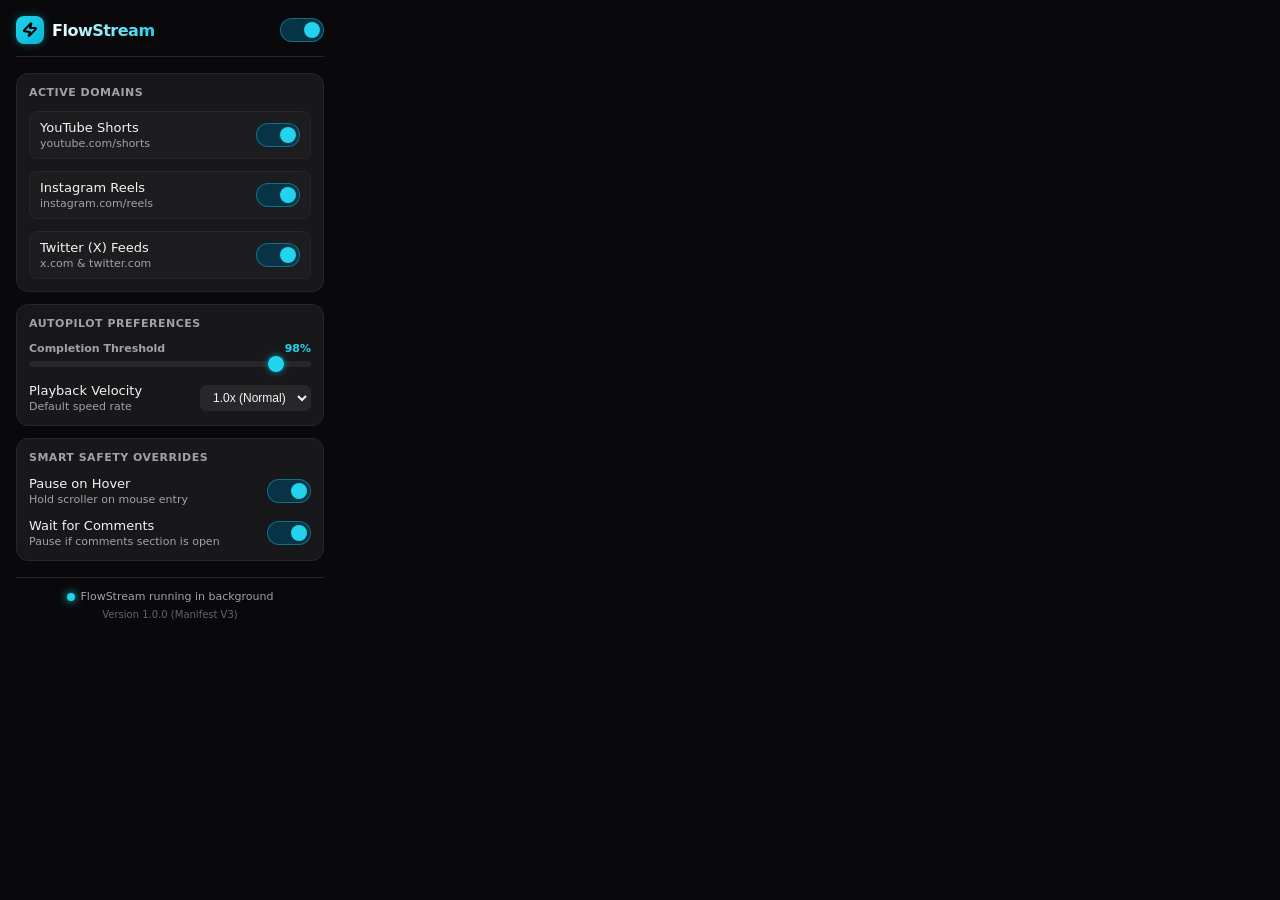
<file: extension/popup.html>
<!DOCTYPE html>
<html lang="en">
<head>
  <meta charset="UTF-8">
  <title>FlowStream Settings Dashboard</title>
  <style>
    /* Dark Theme Default Modern UI Styles */
    :root {
      --bg-dark: #09090b;
      --bg-panel: #18181b;
      --border-color: #27272a;
      --cyan-light: #22d3ee;
      --cyan-primary: #06b6d4;
      --cyan-dark: #083344;
      --text-main: #f4f4f5;
      --text-muted: #a1a1aa;
    }

    * {
      box-sizing: border-box;
      margin: 0;
      padding: 0;
    }

    body {
      width: 340px;
      padding: 16px;
      background-color: var(--bg-dark);
      color: var(--text-main);
      font-family: system-ui, -apple-system, BlinkMacSystemFont, "Segoe UI", Roboto, "Helvetica Neue", Arial, sans-serif;
      font-size: 13px;
    }

    header {
      display: flex;
      align-items: center;
      justify-content: space-between;
      border-bottom: 1px solid var(--border-color);
      padding-bottom: 12px;
      margin-bottom: 16px;
    }

    .brand {
      display: flex;
      align-items: center;
      gap: 8px;
    }

    .logo-container {
      width: 28px;
      height: 28px;
      border-radius: 8px;
      background: linear-gradient(135deg, var(--cyan-light), var(--cyan-primary));
      display: flex;
      align-items: center;
      justify-content: center;
      box-shadow: 0 0 10px rgba(6, 182, 212, 0.4);
    }

    .logo-text {
      font-family: inherit;
      font-weight: 700;
      font-size: 16px;
      letter-spacing: -0.5px;
      background: linear-gradient(to right, #ffffff, var(--cyan-light));
      -webkit-background-clip: text;
      -webkit-text-fill-color: transparent;
    }

    /* Master Switch toggle styling */
    .switch {
      position: relative;
      display: inline-block;
      width: 44px;
      height: 24px;
    }

    .switch input {
      opacity: 0;
      width: 0;
      height: 0;
    }

    .slider {
      position: absolute;
      cursor: pointer;
      top: 0;
      left: 0;
      right: 0;
      bottom: 0;
      background-color: #27272a;
      transition: .3s cubic-bezier(0.16, 1, 0.3, 1);
      border-radius: 24px;
      border: 1px solid var(--border-color);
    }

    .slider:before {
      position: absolute;
      content: "";
      height: 16px;
      width: 16px;
      left: 3px;
      bottom: 3px;
      background-color: #9ca3af;
      transition: .3s cubic-bezier(0.16, 1, 0.3, 1);
      border-radius: 50%;
    }

    input:checked + .slider {
      background-color: var(--cyan-dark);
      border-color: rgba(6, 182, 212, 0.5);
    }

    input:checked + .slider:before {
      transform: translateX(20px);
      background-color: var(--cyan-light);
    }

    /* Content Cards */
    .card {
      background-color: var(--bg-panel);
      border: 1px solid var(--border-color);
      border-radius: 12px;
      padding: 12px;
      margin-bottom: 12px;
      display: flex;
      flex-direction: column;
      gap: 12px;
    }

    .section-title {
      font-size: 11px;
      font-weight: 700;
      text-transform: uppercase;
      letter-spacing: 0.5px;
      color: var(--text-muted);
    }

    .row {
      display: flex;
      justify-content: space-between;
      align-items: center;
    }

    .row-meta {
      display: flex;
      flex-direction: column;
      gap: 2px;
    }

    .row-title {
      font-weight: 500;
    }

    .row-desc {
      font-size: 11px;
      color: var(--text-muted);
    }

    /* Target sites specific grids */
    .site-toggle {
      background: rgba(255, 255, 255, 0.02);
      border: 1px solid var(--border-color);
      border-radius: 8px;
      padding: 8px 10px;
      display: flex;
      justify-content: space-between;
      align-items: center;
    }

    /* Controls: Range sliders and Select dropdowns */
    .control-group {
      display: flex;
      flex-direction: column;
      gap: 6px;
    }

    .control-header {
      display: flex;
      justify-content: space-between;
      font-size: 11px;
      font-weight: 600;
      color: var(--text-muted);
    }

    .control-val {
      color: var(--cyan-light);
      font-weight: 700;
    }

    input[type="range"] {
      -webkit-appearance: none;
      width: 100%;
      height: 6px;
      background: #27272a;
      border-radius: 3px;
      outline: none;
    }

    input[type="range"]::-webkit-slider-thumb {
      -webkit-appearance: none;
      appearance: none;
      width: 16px;
      height: 16px;
      border-radius: 50%;
      background: var(--cyan-light);
      cursor: pointer;
      box-shadow: 0 0 6px rgba(6, 182, 212, 0.8);
      transition: transform 0.1s;
    }

    input[type="range"]::-webkit-slider-thumb:hover {
      transform: scale(1.25);
    }

    select {
      background-color: #27272a;
      border: 1px solid var(--border-color);
      color: var(--text-main);
      padding: 4px 8px;
      border-radius: 6px;
      outline: none;
      font-size: 12px;
      cursor: pointer;
    }

    select:focus {
      border-color: var(--cyan-light);
    }

    /* Footer / Status indication */
    footer {
      display: flex;
      flex-direction: column;
      align-items: center;
      gap: 6px;
      margin-top: 16px;
      border-top: 1px solid var(--border-color);
      padding-top: 12px;
      font-size: 11px;
      color: var(--text-muted);
    }

    .indicator-group {
      display: flex;
      align-items: center;
      gap: 6px;
    }

    .blink-dot {
      width: 8px;
      height: 8px;
      border-radius: 50%;
      background-color: var(--cyan-light);
      box-shadow: 0 0 8px var(--cyan-light);
      animation: pulseBlink 2s infinite ease-in-out;
    }

    @keyframes pulseBlink {
      0%, 100% { opacity: 0.3; }
      50% { opacity: 1; }
    }
  </style>
</head>
<body>

  <!-- Brand Header -->
  <header>
    <div class="brand">
      <div class="logo-container">
        <svg xmlns="http://www.w3.org/2000/svg" width="16" height="16" viewBox="0 0 24 24" fill="none" stroke="#000" stroke-width="3" stroke-linecap="round" stroke-linejoin="round" class="lucide lucide-zap"><path d="M4 14a1 1 0 0 1-.78-1.63l9.9-10.2a.5.5 0 0 1 .86.46L12.1 9H20a1 1 0 0 1 .78 1.63l-9.9 10.2a.5.5 0 0 1-.86-.46L11.9 15z"/></svg>
      </div>
      <span class="logo-text">FlowStream</span>
    </div>
    <!-- Master Enable Switch -->
    <label class="switch">
      <input type="checkbox" id="masterEnableCheck" checked>
      <span class="slider"></span>
    </label>
  </header>

  <!-- Platform Domain Scope Toggle Cards -->
  <div class="card">
    <div class="section-title">Active Domains</div>
    
    <div class="site-toggle">
      <div class="row-meta">
        <div class="row-title">YouTube Shorts</div>
        <div class="row-desc">youtube.com/shorts</div>
      </div>
      <label class="switch">
        <input type="checkbox" id="ytShortsCheck" checked>
        <span class="slider"></span>
      </label>
    </div>

    <div class="site-toggle">
      <div class="row-meta">
        <div class="row-title">Instagram Reels</div>
        <div class="row-desc">instagram.com/reels</div>
      </div>
      <label class="switch">
        <input type="checkbox" id="igReelsCheck" checked>
        <span class="slider"></span>
      </label>
    </div>

    <div class="site-toggle">
      <div class="row-meta">
        <div class="row-title">Twitter (X) Feeds</div>
        <div class="row-desc">x.com & twitter.com</div>
      </div>
      <label class="switch">
        <input type="checkbox" id="xVideoCheck" checked>
        <span class="slider"></span>
      </label>
    </div>
  </div>

  <!-- Automation Threshold & Speed Config Dashboard -->
  <div class="card">
    <div class="section-title">Autopilot Preferences</div>

    <!-- Threshold Parameter -->
    <div class="control-group">
      <div class="control-header">
        <span>Completion Threshold</span>
        <span class="control-val" id="thresholdVal">98%</span>
      </div>
      <input type="range" id="thresholdRange" min="80" max="100" value="98" step="1">
    </div>

    <!-- Playback Velocity -->
    <div class="row" style="margin-top: 4px;">
      <div class="row-meta">
        <div class="row-title">Playback Velocity</div>
        <div class="row-desc">Default speed rate</div>
      </div>
      <select id="playbackSpeedSelect">
        <option value="1">1.0x (Normal)</option>
        <option value="1.25">1.25x</option>
        <option value="1.5">1.5x</option>
        <option value="2">2.0x</option>
      </select>
    </div>
  </div>

  <!-- Smart Safety Checks -->
  <div class="card">
    <div class="section-title">Smart Safety Overrides</div>

    <div class="row">
      <div class="row-meta">
        <div class="row-title">Pause on Hover</div>
        <div class="row-desc">Hold scroller on mouse entry</div>
      </div>
      <label class="switch">
        <input type="checkbox" id="pauseHoverCheck" checked>
        <span class="slider"></span>
      </label>
    </div>

    <div class="row">
      <div class="row-meta">
        <div class="row-title">Wait for Comments</div>
        <div class="row-desc">Pause if comments section is open</div>
      </div>
      <label class="switch">
        <input type="checkbox" id="pauseCommentsCheck" checked>
        <span class="slider"></span>
      </label>
    </div>
  </div>

  <!-- Simple Footer metadata -->
  <footer>
    <div class="indicator-group">
      <div class="blink-dot" id="statusBlink"></div>
      <span id="statusMessage">FlowStream running in background</span>
    </div>
    <div style="font-size: 10px; opacity: 0.6;">Version 1.0.0 (Manifest V3)</div>
  </footer>

  <script src="popup.js"></script>
</body>
</html>
</file>
